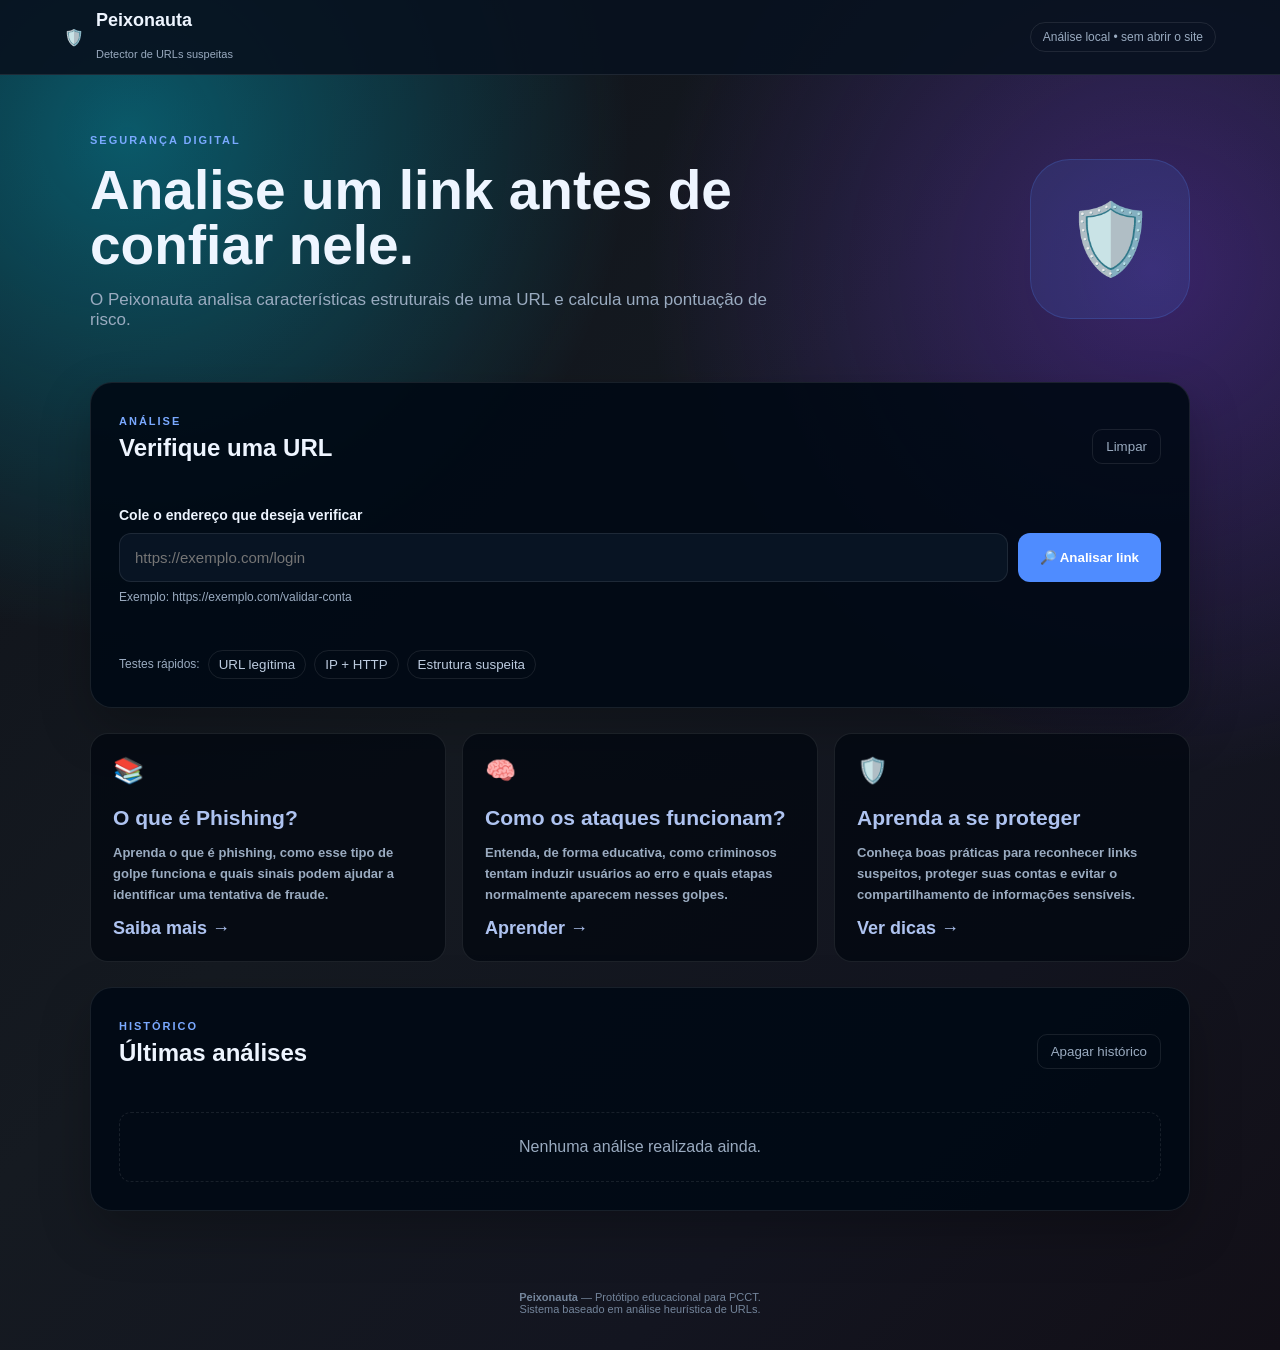
<file: index.html>
<!DOCTYPE html>
<html lang="pt-BR">
<head>
    <meta charset="UTF-8">
    <meta name="viewport" content="width=device-width, initial-scale=1.0">

    <title>Peixonauta - Detector de Phishing</title>

    <link rel="stylesheet" href="./stales.css">
</head>

<body>

    <header class="topbar">

        <div class="logo">
            🛡️
            <div>
                <strong>Peixonauta</strong>
                <small>Detector de URLs suspeitas</small>
            </div>
        </div>

        <span class="status">
            Análise local • sem abrir o site
        </span>

    </header>


    <main class="container">

        <section class="hero">

            <div>

                <span class="eyebrow">
                    SEGURANÇA DIGITAL
                </span>

                <h1>
                    Analise um link antes de confiar nele.
                </h1>

                <p>
                    O Peixonauta analisa características estruturais
                    de uma URL e calcula uma pontuação de risco.
                </p>

            </div>

            <div class="shield">
                🛡️
            </div>

        </section>


        <!-- ÁREA DE ANÁLISE -->

        <section class="card">

            <div class="section-header">

                <div>
                    <span class="section-title">
                        ANÁLISE
                    </span>

                    <h2>
                        Verifique uma URL
                    </h2>
                </div>

                <button id="limpar" class="btn-secondary">
                    Limpar
                </button>

            </div>


            <form id="formulario">

                <label for="url">
                    Cole o endereço que deseja verificar
                </label>

                <div class="input-area">

                    <input
                        type="text"
                        id="url"
                        placeholder="https://exemplo.com/login"
                        autocomplete="off"
                    >

                    <button type="submit" class="btn-primary">
                        🔎 Analisar link
                    </button>

                </div>

                <p class="help">
                    Exemplo:
                    https://exemplo.com/validar-conta
                </p>

                <p id="erro" class="erro"></p>

            </form>


            <div class="testes">

                <span>Testes rápidos:</span>

                <button
                    class="teste"
                    data-url="https://www.google.com"
                >
                    URL legítima
                </button>

                <button
                    class="teste"
                    data-url="http://192.168.0.10/login/password"
                >
                    IP + HTTP
                </button>

                <button
                    class="teste"
                    data-url="http://login-conta-segura.exemplo.com/verify/account?password=true"
                >
                    Estrutura suspeita
                </button>

            </div>

        </section>


<section id="resultado" class="resultado escondido">

    <!-- CABEÇALHO DO RESULTADO -->

    <div id="resultadoTopo" class="resultado-topo">

        <div id="iconeRisco" class="icone-risco">
            🛡️
        </div>

        <div class="resultado-texto">

            <span id="nivel" class="nivel">
                RISCO BAIXO
            </span>

            <h2 id="tituloRisco">
                URL aparentemente segura
            </h2>

            <p id="resumo">
                A análise foi concluída.
            </p>

        </div>

        <div class="score">

            <strong id="pontuacao">
                0
            </strong>

            <span>
                /100
            </span>

        </div>

    </div>


    <!-- BARRA DE RISCO -->

    <div class="barra-risco">

        <div class="barra-labels">

            <span>
                BAIXO
            </span>

            <span>
                MÉDIO
            </span>

            <span>
                ALTO
            </span>

        </div>

        <div class="barra">

            <div id="barraProgresso"></div>

        </div>

    </div>


    <!-- MENSAGEM PRINCIPAL -->

    <div id="mensagemSeguranca" class="mensagem-seguranca">

        <div class="mensagem-icone">
            🛡️
        </div>

        <div>

            <strong>
                Resultado da análise
            </strong>

            <p id="mensagemResultado">

                A análise estrutural da URL foi concluída.

            </p>

        </div>

    </div>


    <!-- GRID -->

    <div class="grid-resultados">


        <!-- INDICADORES -->

        <div class="painel">

            <div class="painel-titulo">

                <span>
                    🔍
                </span>

                <div>

                    <h3>
                        Indicadores encontrados
                    </h3>

                    <p>
                        Ameaças encontradas na análise
                    </p>
                </div>

            </div>

            <div id="indicadores"></div>

        </div>


        <!-- RECOMENDAÇÃO -->

        <div class="painel">

            <div class="painel-titulo">

                <span>
                    💡
                </span>

                <div>

                    <h3>
                        Recomendação
                    </h3>

                    <p>
                        O que fazer depois da análise
                    </p>

                </div>

            </div>

            <p id="recomendacao"></p>

            <div class="aviso">

                <strong>Importante:</strong>

                o resultado é uma análise heurística.
                Nenhum indicador isolado comprova que
                uma URL é phishing.

            </div>

        </div>

    </div>


    <!-- CARACTERÍSTICAS -->

    <div class="painel caracteristicas">

        <div class="painel-titulo">

            <span>
                🧩
            </span>

            <div>

                <h3>
                    Características da URL
                </h3>

                <p>
                    Informações extraídas durante a análise
                </p>

            </div>

        </div>

        <div id="detalhes" class="detalhes"></div>

    </div>


</section>


        <!-- INFORMAÇÕES -->
    <section class="info-grid">

      <a href="aprenda.html" class="info-card link-card">

        <div class="info-icon">
            📚
        </div>

        <h3>
            O que é Phishing?
        </h3>

        <p>
            Aprenda o que é phishing, como esse tipo de
            golpe funciona e quais sinais podem ajudar
            a identificar uma tentativa de fraude.
        </p>

        <span class="saiba-mais">
            Saiba mais →
        </span>

    </a>


    <a href="aprenda.html#como-funciona"
       class="info-card link-card">

        <div class="info-icon">
            🧠
        </div>

        <h3>
            Como os ataques funcionam?
        </h3>

        <p>
            Entenda, de forma educativa, como criminosos
            tentam induzir usuários ao erro e quais etapas
            normalmente aparecem nesses golpes.
        </p>

        <span class="saiba-mais">
            Aprender →
        </span>

    </a>


    <a href="aprenda.html#prevencao"
       class="info-card link-card">

        <div class="info-icon">
            🛡️
        </div>

        <h3>
            Aprenda a se proteger
        </h3>

        <p>
            Conheça boas práticas para reconhecer links
            suspeitos, proteger suas contas e evitar o
            compartilhamento de informações sensíveis.
        </p>

        <span class="saiba-mais">
            Ver dicas →
        </span>

    </a>

</section>
        <!-- HISTÓRICO -->

        <section class="card historico">

            <div class="section-header">

                <div>

                    <span class="section-title">
                        HISTÓRICO
                    </span>

                    <h2>
                        Últimas análises
                    </h2>

                </div>

                <button
                    id="limparHistorico"
                    class="btn-secondary"
                >
                    Apagar histórico
                </button>

            </div>


            <div id="historicoLista">

                <div class="vazio">
                    Nenhuma análise realizada ainda.
                </div>

            </div>

        </section>

    </main>


    <footer>

        <strong>Peixonauta</strong>
        — Protótipo educacional para PCCT.

        <br>

        Sistema baseado em análise heurística de URLs.

    </footer>


    <script src="script.js"></script>

</body>
</html>
</file>
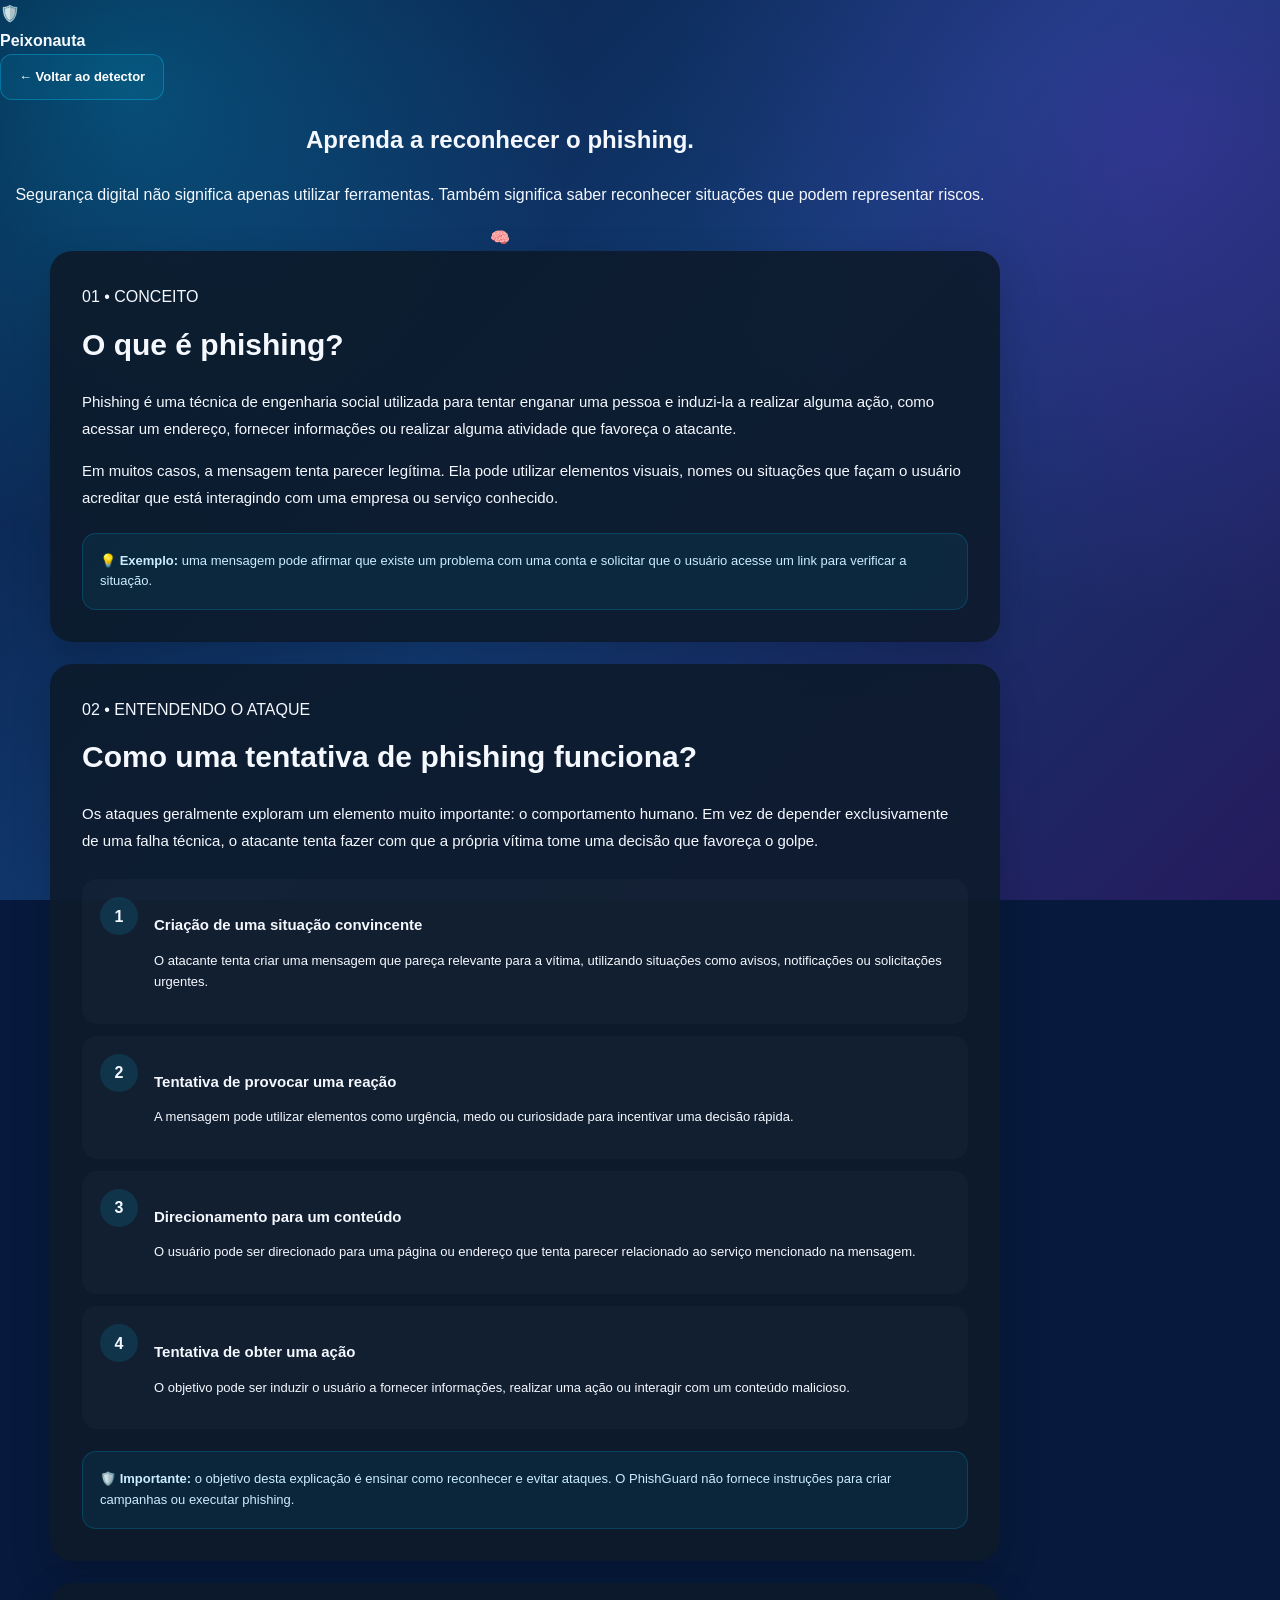
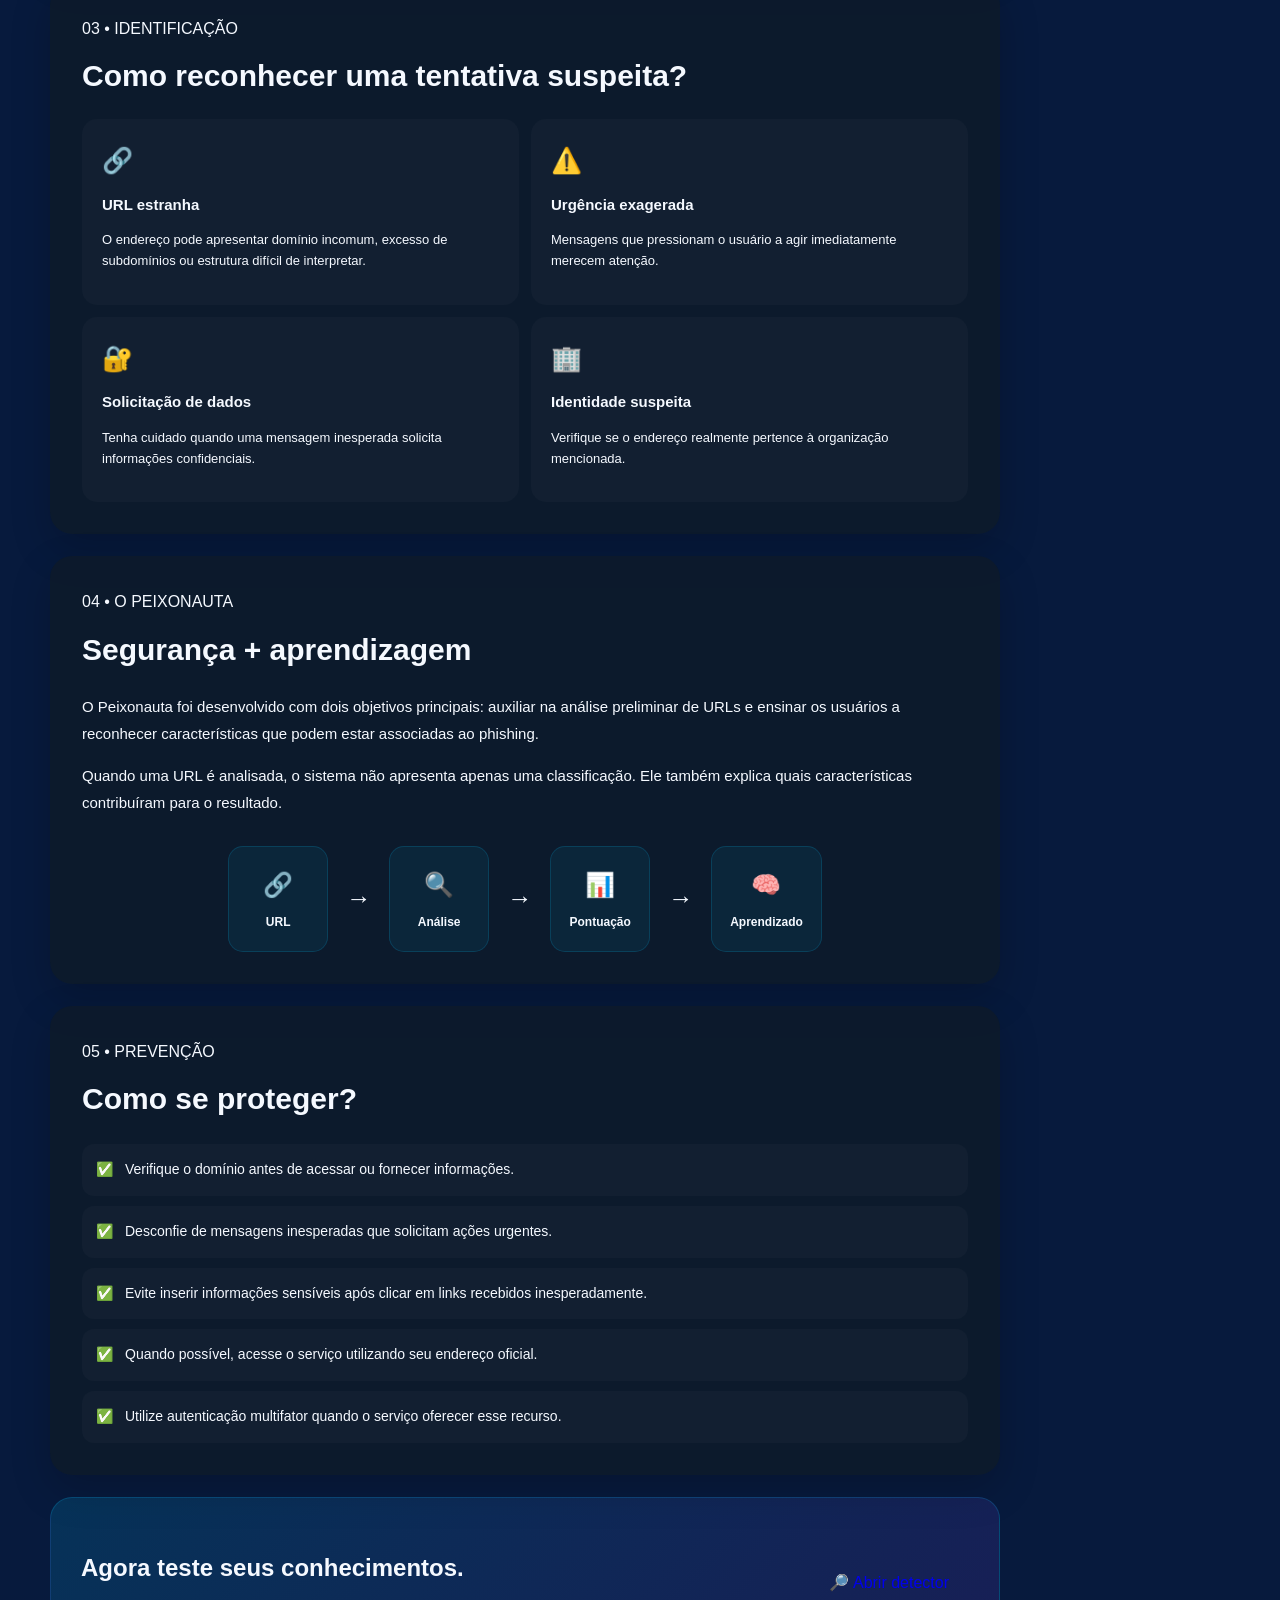
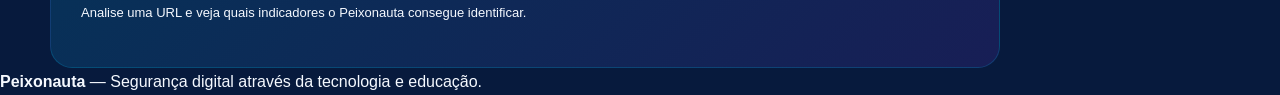
<file: aprenda.html>
<!DOCTYPE html>
<html lang="pt-BR">

<head>

    <meta charset="UTF-8">

    <meta
        name="viewport"
        content="width=device-width, initial-scale=1.0"
    >

    <title>Aprenda sobre Phishing - Peixonauta</title>

    <link rel="stylesheet" href="./aprenda.css">

</head>


<body class="aprenda-body">


<header class="topbar">

    <a href="index.html" class="logo">

        <span>🛡️</span>

        <div>

            <strong>
                Peixonauta
            </strong>
        </div>

    </a>


    <a
      href="index.html"
      class="back-button"
    >
      ← Voltar ao detector
    </a>

</header>


<main class="container aprendizagem">


    <!-- INTRODUÇÃO -->

    <section class="hero">

        <div>

            <h1>
                Aprenda a reconhecer o phishing.
            </h1>

            <p>
                Segurança digital não significa apenas
                utilizar ferramentas. Também significa
                saber reconhecer situações que podem
                representar riscos.
            </p>

        </div>


        <div class="shield">
            🧠
        </div>

    </section>



    <!-- O QUE É PHISHING -->

    <section class="conteudo-card Peixonauta-intro">

        <span class="section-title">
            01 • CONCEITO
        </span>

        <h2>
            O que é phishing?
        </h2>


        <p>

            Phishing é uma técnica de engenharia social
            utilizada para tentar enganar uma pessoa e
            induzi-la a realizar alguma ação, como acessar
            um endereço, fornecer informações ou realizar
            alguma atividade que favoreça o atacante.

        </p>


        <p>

            Em muitos casos, a mensagem tenta parecer
            legítima. Ela pode utilizar elementos visuais,
            nomes ou situações que façam o usuário acreditar
            que está interagindo com uma empresa ou serviço
            conhecido.

        </p>


        <div class="destaque">

            💡 <strong>Exemplo:</strong>

            uma mensagem pode afirmar que existe um
            problema com uma conta e solicitar que o
            usuário acesse um link para verificar a situação.

        </div>

    </section>



    <!-- COMO FUNCIONA -->

    <section
        id="como-funciona"
        class="conteudo-card"
    >

        <span class="section-title">
            02 • ENTENDENDO O ATAQUE
        </span>

        <h2>
            Como uma tentativa de phishing funciona?
        </h2>


        <p>

            Os ataques geralmente exploram um elemento
            muito importante: o comportamento humano.

            Em vez de depender exclusivamente de uma
            falha técnica, o atacante tenta fazer com que
            a própria vítima tome uma decisão que favoreça
            o golpe.

        </p>


        <div class="etapas">


            <div class="etapa">

                <div class="numero">
                    1
                </div>

                <div>

                    <h3>
                        Criação de uma situação convincente
                    </h3>

                    <p>

                        O atacante tenta criar uma mensagem
                        que pareça relevante para a vítima,
                        utilizando situações como avisos,
                        notificações ou solicitações urgentes.

                    </p>

                </div>

            </div>



            <div class="etapa">

                <div class="numero">
                    2
                </div>

                <div>

                    <h3>
                        Tentativa de provocar uma reação
                    </h3>

                    <p>

                        A mensagem pode utilizar elementos
                        como urgência, medo ou curiosidade
                        para incentivar uma decisão rápida.

                    </p>

                </div>

            </div>



            <div class="etapa">

                <div class="numero">
                    3
                </div>

                <div>

                    <h3>
                        Direcionamento para um conteúdo
                    </h3>

                    <p>

                        O usuário pode ser direcionado para
                        uma página ou endereço que tenta
                        parecer relacionado ao serviço
                        mencionado na mensagem.

                    </p>

                </div>

            </div>



            <div class="etapa">

                <div class="numero">
                    4
                </div>

                <div>

                    <h3>
                        Tentativa de obter uma ação
                    </h3>

                    <p>

                        O objetivo pode ser induzir o usuário
                        a fornecer informações, realizar uma
                        ação ou interagir com um conteúdo
                        malicioso.

                    </p>

                </div>

            </div>


        </div>


        <div class="destaque">

            🛡️ <strong>Importante:</strong>

            o objetivo desta explicação é ensinar como
            reconhecer e evitar ataques. O PhishGuard não
            fornece instruções para criar campanhas ou
            executar phishing.

        </div>

    </section>



    <!-- SINAIS -->

    <section class="conteudo-card">

        <span class="section-title">
            03 • IDENTIFICAÇÃO
        </span>

        <h2>
            Como reconhecer uma tentativa suspeita?
        </h2>


        <div class="sinais-grid">


            <div class="sinal">

                <span>🔗</span>

                <h3>
                    URL estranha
                </h3>

                <p>
                    O endereço pode apresentar domínio
                    incomum, excesso de subdomínios ou
                    estrutura difícil de interpretar.
                </p>

            </div>


            <div class="sinal">

                <span>⚠️</span>

                <h3>
                    Urgência exagerada
                </h3>

                <p>
                    Mensagens que pressionam o usuário
                    a agir imediatamente merecem atenção.
                </p>

            </div>


            <div class="sinal">

                <span>🔐</span>

                <h3>
                    Solicitação de dados
                </h3>

                <p>
                    Tenha cuidado quando uma mensagem
                    inesperada solicita informações
                    confidenciais.
                </p>

            </div>


            <div class="sinal">

                <span>🏢</span>

                <h3>
                    Identidade suspeita
                </h3>

                <p>
                    Verifique se o endereço realmente
                    pertence à organização mencionada.
                </p>

            </div>


        </div>

    </section>



    <!-- PHISHGUARD -->

    <section class="conteudo-card">

        <span class="section-title">
            04 • O PEIXONAUTA
        </span>

        <h2>
            Segurança + aprendizagem
        </h2>


        <p>

            O Peixonauta foi desenvolvido com dois
            objetivos principais: auxiliar na análise
            preliminar de URLs e ensinar os usuários a
            reconhecer características que podem estar
            associadas ao phishing.

        </p>


        <p>

            Quando uma URL é analisada, o sistema não
            apresenta apenas uma classificação.
            Ele também explica quais características
            contribuíram para o resultado.

        </p>


        <div class="fluxo">

            <div>
                🔗
                <strong>URL</strong>
            </div>

            <span>→</span>

            <div>
                🔍
                <strong>Análise</strong>
            </div>

            <span>→</span>

            <div>
                📊
                <strong>Pontuação</strong>
            </div>

            <span>→</span>

            <div>
                🧠
                <strong>Aprendizado</strong>
            </div>

        </div>

    </section>



    <!-- PREVENÇÃO -->

    <section
        id="prevencao"
        class="conteudo-card"
    >

        <span class="section-title">
            05 • PREVENÇÃO
        </span>

        <h2>
            Como se proteger?
        </h2>


        <div class="check-list">

            <div>
                ✅
                <span>
                    Verifique o domínio antes de acessar
                    ou fornecer informações.
                </span>
            </div>

            <div>
                ✅
                <span>
                    Desconfie de mensagens inesperadas
                    que solicitam ações urgentes.
                </span>
            </div>

            <div>
                ✅
                <span>
                    Evite inserir informações sensíveis
                    após clicar em links recebidos
                    inesperadamente.
                </span>
            </div>

            <div>
                ✅
                <span>
                    Quando possível, acesse o serviço
                    utilizando seu endereço oficial.
                </span>
            </div>

            <div>
                ✅
                <span>
                    Utilize autenticação multifator quando
                    o serviço oferecer esse recurso.
                </span>
            </div>

        </div>

    </section>



    <!-- VOLTAR AO DETECTOR -->

    <section class="cta">

        <div>

            <h2>
                Agora teste seus conhecimentos.
            </h2>

            <p>
                Analise uma URL e veja quais indicadores
                o Peixonauta consegue identificar.
            </p>

        </div>


        <a
            href="index.html"
            class="btn-primary cta-button"
        >
            🔎 Abrir detector
        </a>

    </section>


</main>


<footer>

    <strong>Peixonauta</strong>
    — Segurança digital através da tecnologia e educação.

</footer>


</body>

</html>
</file>
<file: stales.css>
html {
    margin: 0;
    padding: 0;
    width: 100%;
    max-width: 100%;
    background: #071a3d;
    box-sizing: border-box;
    overflow-x: hidden;
}

body {
    margin: 0;
    padding: 0;
    width: 100%;
    max-width: 100%;
    overflow-x: hidden;
    box-sizing: border-box;
}

*,
*::before,
*::after {
    box-sizing: border-box;
}

:root {

    --fundo: #07111f;

    --card: #0d1a2b;

    --card2: #101f33;

    --texto: #eef5ff;

    --cinza: #9aabc0;

    --azul: #4f8cff;

    --verde: #35c88a;

    --amarelo: #f2bb55;

    --vermelho: #ff6b7a;

    --borda: rgba(255,255,255,0.09);

}


body {
    min-height: 100vh;

    background:
        radial-gradient(
            circle at 10% 10%,
            rgba(0, 220, 255, 0.35),
            transparent 30%
        ),
        radial-gradient(
            circle at 90% 20%,
            rgba(124, 58, 237, 0.35),
            transparent 32%
        ),
        linear-gradient(
            135deg,
            #0e1118 0%,
            #151a21 45%,
            #131520 75%,
            #120f17 100%
        );

    color: var(--texto);

    font-family:
        Arial,
        Helvetica,
        sans-serif;
}
/* HEADER */

.topbar {

    height: 75px;

    padding: 0 5%;

    display: flex;

    align-items: center;

    justify-content: space-between;

    border-bottom: 1px solid var(--borda);

    background: rgba(7,17,31,0.9);

}


.logo {

    display: flex;

    align-items: center;

    gap: 12px;

}


.logo > :first-child {

    font-size: 30px;

}


.logo strong {

    display: block;

    font-size: 18px;

}


.logo small {

    color: var(--cinza);

    font-size: 11px;

}


.status {

    color: var(--cinza);

    border: 1px solid var(--borda);

    padding: 7px 12px;

    border-radius: 20px;

    font-size: 12px;

}


/* CONTAINER */

.container {

    width: 92%;

    max-width: 1100px;

    margin: auto;

    padding: 55px 0 80px;

}


/* HERO */

.hero {

    display: flex;

    justify-content: space-between;

    align-items: center;

    margin-bottom: 35px;

}


.eyebrow {

    color: #7aa9ff;

    font-size: 11px;

    font-weight: bold;

    letter-spacing: 2px;

}


.hero h1 {

    font-size: 55px;

    line-height: 1;

    max-width: 700px;

    margin: 15px 0;

}


.hero p {

    color: var(--cinza);

    max-width: 700px;

    font-size: 17px;

}


.shield {

    width: 160px;

    height: 160px;

    border-radius: 40px;

    display: flex;

    justify-content: center;

    align-items: center;

    font-size: 70px;

    background: rgba(79,140,255,0.12);

    border: 1px solid rgba(79,140,255,0.2);

}


/* CARDS */

.card {

    background: rgba(0, 9, 21, 0.9);

    border: 1px solid var(--borda);

    border-radius: 22px;

    padding: 28px;

    box-shadow: 0 20px 50px rgba(0,0,0,0.25);

}


.section-header {

    display: flex;

    justify-content: space-between;

    align-items: center;

    margin-bottom: 25px;

}


.section-title {

    color: #7aa9ff;

    font-size: 11px;

    letter-spacing: 2px;

    font-weight: bold;

}


.section-header h2 {

    margin-top: 5px;

}


label {

    display: block;

    margin-bottom: 10px;

    font-size: 14px;

    font-weight: bold;

}


/* INPUT */

.input-area {

    display: flex;

    gap: 10px;

}


input {

    flex: 1;

    background: #081423;

    color: white;

    border: 1px solid var(--borda);

    border-radius: 12px;

    padding: 15px;

    outline: none;

    font-size: 15px;

}


input:focus {

    border-color: var(--azul);

    box-shadow: 0 0 0 3px rgba(79,140,255,0.1);

}


/* BOTÕES */

button {

    cursor: pointer;

}


.btn-primary {

    border: none;

    background: var(--azul);

    color: white;

    padding: 0 22px;

    border-radius: 12px;

    font-weight: bold;

}


.btn-primary:hover {

    filter: brightness(1.15);

}


.btn-secondary {

    background: transparent;

    color: var(--cinza);

    border: 1px solid var(--borda);

    padding: 9px 13px;

    border-radius: 10px;

}


.btn-secondary:hover {

    background: rgba(255,255,255,0.05);

    color: white;

}


.help {

    color: var(--cinza);

    font-size: 12px;

    margin-top: 8px;

}


.erro {

    color: var(--vermelho);

    min-height: 20px;

    font-size: 13px;

}


/* TESTES */

.testes {

    display: flex;

    flex-wrap: wrap;

    gap: 8px;

    align-items: center;

    margin-top: 5px;

    color: var(--cinza);

    font-size: 12px;

}


.teste {

    background: transparent;

    border: 1px solid var(--borda);

    color: #bdcce0;

    border-radius: 20px;

    padding: 6px 10px;

}


/* RESULTADO */

.resultado {

    margin-top: 25px;

    background: rgba(0, 9, 21, 0.9);

    border: 1px solid var(--borda);

    border-radius: 22px;

    overflow: hidden;

}


.resultado-header {

    padding: 28px;

    display: grid;

    grid-template-columns: auto 1fr auto;

    gap: 18px;

    align-items: center;

}


.icone-risco {

    width: 60px;

    height: 60px;

    border-radius: 17px;

    display: flex;

    justify-content: center;

    align-items: center;

    font-size: 27px;

}


.nivel {

    font-size: 11px;

    font-weight: bold;

    letter-spacing: 2px;

}


.resultado-header h2 {

    margin: 3px 0;

}


.resultado-header p {

    color: var(--cinza);

    font-size: 13px;

}


.score {

    text-align: right;

}


.score strong {

    font-size: 45px;

}


.score span {

    color: var(--cinza);

}


/* BARRA */

.barra {

    width: 100%;

    height: 8px;

    background: #081423;

}


#barraProgresso {

    height: 100%;

    width: 0%;

    transition: 0.6s;

}


/* GRID */

.grid-resultados {

    display: grid;

    grid-template-columns: 1.3fr 1fr;

    gap: 16px;

    padding: 22px 28px 0;

}


.painel {

    background: rgba(0, 10, 32, 0.025);

    border: 1px solid var(--borda);

    border-radius: 17px;

    padding: 20px;

}


.painel h3 {

    font-size: 15px;

    margin-bottom: 15px;

}


/* INDICADORES */

.indicador {

    display: flex;

    align-items: flex-start;

    gap: 10px;

    padding: 11px;

    border-radius: 11px;

    background: rgba(255,255,255,0.025);

    margin-bottom: 8px;

}


.indicador strong {

    display: block;

    font-size: 13px;

}


.indicador span {

    color: var(--cinza);

    font-size: 12px;

}


.pontos {

    margin-left: auto;

    color: var(--amarelo) !important;

    font-weight: bold;

    white-space: nowrap;

}


/* AVISO */

.aviso {

    margin-top: 20px;

    padding: 13px;

    border-radius: 12px;

    background: rgba(242,187,85,0.07);

    color: #c9c3af;

    font-size: 12px;

}


/* CARACTERÍSTICAS */

.caracteristicas {

    margin: 16px 28px 28px;

}


.detalhes {

    display: grid;

    grid-template-columns: repeat(4,1fr);

    gap: 10px;

}


.detalhe {

    background: #0a1727;

    padding: 12px;

    border-radius: 10px;

}


.detalhe span {

    display: block;

    color: var(--cinza);

    font-size: 11px;

}


.detalhe strong {

    font-size: 13px;

}


/* INFO */

.info-grid {

    display: grid;

    grid-template-columns: repeat(3,1fr);

    gap: 16px;

    margin: 25px 0;

}


.info-card {

    padding: 22px;

    background: rgba(0, 7, 15, 0.7);

    border: 1px solid var(--borda);

    border-radius: 18px;

}



.info-icon {

    font-size: 25px;

    margin-bottom: 12px;

}



.info-card h3 {
    
    margin-bottom: 7px;

}


.info-card p {

    color: var(--cinza);

    font-size: 13px;

    line-height: 1.6;

}


/* HISTÓRICO */

.historico {

    margin-top: 25px;

}


.historico-item {

    display: grid;

    grid-template-columns: auto 1fr auto;

    gap: 12px;

    align-items: center;

    padding: 13px;

    border: 1px solid var(--borda);

    border-radius: 12px;

    margin-bottom: 8px;

}


.historico-url {

    overflow: hidden;

    text-overflow: ellipsis;

    white-space: nowrap;

    font-size: 13px;

}


.historico-data {

    color: var(--cinza);

    font-size: 11px;

}


.vazio {

    text-align: center;

    color: var(--cinza);

    padding: 25px;

    border: 1px dashed var(--borda);

    border-radius: 12px;

}


/* FOOTER */

footer {

    text-align: center;

    color: #74859b;

    font-size: 11px;

    padding-bottom: 35px;

}


/* ESCONDER */

.escondido {

    display: none;

}


/* RESPONSIVIDADE */

@media(max-width: 800px) {

    .status {

        display: none;

    }


    .hero h1 {

        font-size: 40px;

    }


    .shield {

        display: none;

    }


    .input-area {

        flex-direction: column;

    }


    .btn-primary {

        height: 50px;

    }


    .grid-resultados {

        grid-template-columns: 1fr;

    }


    .info-grid {

        grid-template-columns: 1fr;

    }


    .detalhes {

        grid-template-columns: repeat(2,1fr);

    }

}


@media(max-width: 500px) {

    .container {

        padding-top: 30px;

    }


    .card {

        padding: 20px;

    }


    .resultado-header {

        grid-template-columns: auto 1fr;

    }


    .score {

        grid-column: 2;

        text-align: left;

    }


    .grid-resultados {

        padding: 18px 20px 0;

    }


    .caracteristicas {

        margin: 15px 20px 20px;

    }

}

/* =========================================
   RESULTADO DINÂMICO
========================================= */

.resultado {

    margin-top: 25px;

    background:
        rgba(0, 9, 24, 0.94);

    border: 1px solid var(--borda);

    border-radius: 24px;

    overflow: hidden;

    animation:
        aparecerResultado 0.45s ease;

}


@keyframes aparecerResultado {

    from {

        opacity: 0;

        transform:
            translateY(15px);

    }

    to {

        opacity: 1;

        transform:
            translateY(0);

    }

}


/* TOPO */

.resultado-topo {

    padding: 30px;

    display: grid;

    grid-template-columns:
        auto 1fr auto;

    gap: 20px;

    align-items: center;

}


.icone-risco {

    width: 72px;

    height: 72px;

    border-radius: 20px;

    display: flex;

    align-items: center;

    justify-content: center;

    font-size: 35px;

    transition:
        0.4s ease;

}


.resultado-texto {

    min-width: 0;

}


.nivel {

    font-size: 12px;

    font-weight: 800;

    letter-spacing: 2px;

}


.resultado-texto h2 {

    font-size: 28px;

    margin: 4px 0;

}


.resultado-texto p {

    color: #c8d9ed;

    font-size: 15px;

}


/* SCORE */

.score {

    text-align: center;

    min-width: 110px;

}


.score strong {

    display: inline-block;

    font-size: 52px;

    line-height: 1;

}


.score span {

    color: #a9bfd8;

    font-size: 15px;

}


/* BARRA */

.barra-risco {

    padding: 0 30px 25px;

}


.barra-labels {

    display: flex;

    justify-content: space-between;

    color: #8fa8c5;

    font-size: 10px;

    font-weight: bold;

    letter-spacing: 1px;

    margin-bottom: 7px;

}


.barra {

    width: 100%;

    height: 11px;

    border-radius: 20px;

    background: rgba(255,255,255,0.08);

    overflow: hidden;

}


#barraProgresso {

    height: 100%;

    width: 0%;

    border-radius: 20px;

    transition:
        width 1s ease;

}


/* MENSAGEM */

.mensagem-seguranca {

    margin: 0 30px 22px;

    padding: 18px;

    display: flex;

    gap: 14px;

    align-items: flex-start;

    border-radius: 15px;

    background:
        rgba(255,255,255,0.035);

    border: 1px solid var(--borda);

}


.mensagem-icone {

    font-size: 24px;

}


.mensagem-seguranca strong {

    font-size: 15px;

}


.mensagem-seguranca p {

    color: #c6d8ec;

    font-size: 14px;

    margin-top: 3px;

    line-height: 1.6;

}


/* PAINEL */

.painel-titulo {

    display: flex;

    align-items: flex-start;

    gap: 12px;

    margin-bottom: 17px;

}


.painel-titulo > span {

    font-size: 22px;

}


.painel-titulo h3 {

    margin: 0;

}


.painel-titulo p {

    color: #91a9c4;

    font-size: 12px;

    margin-top: 2px;

}


/* INDICADOR */

.indicador {

    display: flex;

    align-items: flex-start;

    gap: 10px;

    padding: 12px;

    border-radius: 11px;

    background:
        rgba(255,255,255,0.025);

    margin-bottom: 8px;

    transition:
        transform 0.2s ease,
        background 0.2s ease;

}


.indicador:hover {

    transform:
        translateX(3px);

    background:
        rgba(255,255,255,0.05);

}


.indicador strong {

    display: block;

    font-size: 14px;

}


.indicador span {

    color: #aec3db;

    font-size: 12px;

}


.pontos {

    margin-left: auto;

    color: #ffd166 !important;

    font-weight: bold;

    white-space: nowrap;

}


/* CORES DOS ESTADOS */

.resultado.seguro {

    border-color:
        rgba(69, 230, 164, 0.35);

}


.resultado.atencao {

    border-color:
        rgba(255, 209, 102, 0.35);

}


.resultado.perigoso {

    border-color:
        rgba(255, 102, 128, 0.4);

}


/* RESPONSIVO */

@media(max-width: 700px) {

    .resultado-topo {

        grid-template-columns:
            auto 1fr;

        padding: 22px;

    }


    .score {

        grid-column: 2;

        text-align: left;

    }


    .resultado-texto h2 {

        font-size: 22px;

    }


    .barra-risco {

        padding:
            0 22px 22px;

    }


    .mensagem-seguranca {

        margin:
            0 22px 18px;

    }

}


.info-card {
    color: #aec3f0;
    text-decoration: none;
    font-size: 18px;
    font-weight: bold;
}

/* Quando o mouse passa por cima */
.link-aprenda:hover {
    color: #00ff66;
}

/* Link já visitado */
.link-aprenda:visited {
    color: #064df2;
}

/* Quando o link é clicado */
.link-aprenda:active {
    color: #00ff66;
}
</file>
<file: aprenda.css>
html:has(body.aprenda-body) {
    margin: 0;
    padding: 0;
    background: #071a3d;
    overflow-x: hidden;
    overscroll-behavior-y: none;
}

body.aprenda-body {
    margin: 0;
    padding: 0;
    min-height: 100vh;
    width: 100%;
    max-width: 100%;
    overflow-x: hidden;
}
*,
*::before,
*::after {
    box-sizing: border-box;
}

body.aprenda-body {

    margin: 0;

    min-height: 100vh;

    background:
        radial-gradient(
            circle at 10% 10%,
            rgba(0, 212, 255, 0.25),
            transparent 32%
        ),

        radial-gradient(
            circle at 90% 15%,
            rgba(124, 58, 237, 0.25),
            transparent 35%
        ),

        linear-gradient(
            135deg,
            #071a3d 0%,
            #123b73 50%,
            #251b5c 100%
        );

    background-attachment: fixed;

    color: #f5f9ff;

    font-family:
        "Segoe UI",
        Arial,
        sans-serif;

    font-size: 16px;

    line-height: 1.7;

}

/* =========================================
   HEADER — PÁGINA APRENDA
========================================= */

.aprenda-header {

    width: 100%;

    position: sticky;

    top: 0;

    z-index: 1000;

    background:
        rgba(7, 26, 61, 0.88);

    backdrop-filter:
        blur(14px);

    -webkit-backdrop-filter:
        blur(14px);

    border-bottom:
        1px solid rgba(255, 255, 255, 0.10);

    
}


.aprenda-header-container {
    width: 100%;
    max-width: 1200px;
    min-height: 72px;
    margin: 0 auto;
    padding: 0 25px;

    display: flex;
    align-items: center;
    justify-content: center;

    position: relative;
}

/* LOGO */

.logo-aprenda {
    color: #ffffff;
    text-decoration: none;
    font-size: 21px;
    font-weight: 800;

    position: absolute;
    left: 50%;
    transform: translateX(-50%);

    white-space: nowrap;
}


.logo-aprenda:first-letter {

    color: #00d4ff;

}


/* MENU */

.aprenda-nav {

    display: flex;

    align-items: center;

    gap: 28px;

}


.aprenda-nav a {

    color: #cfe1f5;

    text-decoration: none;

    font-size: 14px;

    font-weight: 600;

    transition:
        color 0.2s ease;

}


.aprenda-nav a:hover {

    color: #00d4ff;

}


/* BOTÃO VOLTAR */

.voltar-aprenda {
    position: absolute;
    right: 25px;

    display: inline-flex;
    align-items: center;
    gap: 8px;

    padding: 10px 18px;

    color: #eaf7ff;

    text-decoration: none;

    font-size: 14px;
    font-weight: 700;

    background: rgba(0, 212, 255, 0.08);

    border: 1px solid rgba(0, 212, 255, 0.35);

    border-radius: 12px;

    transition:
        background 0.25s ease,
        border-color 0.25s ease,
        transform 0.25s ease,
        box-shadow 0.25s ease;
}
.hero{
    text-align: center;
}


.voltar-aprenda:hover {

    color: #ffffff;

    background: rgba(0, 212, 255, 0.18);

    border-color: rgba(0, 212, 255, 0.7);

    transform: translateY(-2px);

    box-shadow:
        0 8px 25px rgba(0, 212, 255, 0.15);
}


.voltar-aprenda:active {

    transform: translateY(0);

}


/* CELULAR */

@media (max-width: 800px) {

    .aprenda-header-container {

        padding:
            12px 18px;

    }

    .aprenda-nav {

        display: none;

    }

}
.logo {
    text-decoration: none;
    color: var(--texto);
}


.link-card {
    text-decoration: none;
    color: var(--texto);
    display: block;
    transition: 0.25s ease;
}


.link-card:hover {

    transform: translateY(-5px);

    border-color: rgba(0,200,255,0.45);

    background: rgba(20,55,100,0.85);

}


.link-card p {
    color: var(--cinza);
}


.saiba-mais {

    display: inline-block;

    margin-top: 15px;

    color: var(--azul);

    font-weight: bold;

    font-size: 13px;

}


/* CONTEÚDO */

.aprendizagem {
    max-width: 1000px;
}


.conteudo-card {

    background: rgba(13,26,43,0.9);

    border: 1px solid var(--borda);

    border-radius: 22px;

    padding: 32px;

    margin-bottom: 22px;

    box-shadow:
        0 15px 40px rgba(0,0,0,0.18);

}


.conteudo-card h2 {

    font-size: 30px;

    margin: 8px 0 18px;

}


.conteudo-card > p {

    color: var(--cinza);

    line-height: 1.8;

    margin-bottom: 15px;

    font-size: 15px;

}


.destaque {

    margin-top: 22px;

    padding: 17px;

    border-radius: 14px;

    background:
        rgba(0,200,255,0.07);

    border:
        1px solid rgba(0,200,255,0.18);

    color: #ccecff;

    line-height: 1.6;

    font-size: 13px;

}


/* ETAPAS */

.etapas {

    display: grid;

    gap: 12px;

    margin-top: 25px;

}


.etapa {

    display: flex;

    gap: 16px;

    padding: 18px;

    border-radius: 15px;

    background: rgba(255,255,255,0.025);

    border: 1px solid var(--borda);

}


.numero {

    width: 38px;

    height: 38px;

    min-width: 38px;

    border-radius: 50%;

    display: flex;

    align-items: center;

    justify-content: center;

    background: rgba(0,200,255,0.12);

    color: var(--azul);

    font-weight: bold;

}


.etapa h3 {

    font-size: 15px;

    margin-bottom: 5px;

}


.etapa p {

    color: var(--cinza);

    font-size: 13px;

    line-height: 1.6;

}


/* SINAIS */

.sinais-grid {

    display: grid;

    grid-template-columns:
        repeat(2, 1fr);

    gap: 12px;

}


.sinal {

    padding: 20px;

    border-radius: 15px;

    background: rgba(255,255,255,0.025);

    border: 1px solid var(--borda);

}


.sinal > span {

    font-size: 25px;

}


.sinal h3 {

    margin: 10px 0 5px;

    font-size: 15px;

}


.sinal p {

    color: var(--cinza);

    font-size: 13px;

    line-height: 1.6;

}


/* FLUXO */

.fluxo {

    display: flex;

    align-items: center;

    justify-content: center;

    gap: 18px;

    margin-top: 30px;

    flex-wrap: wrap;

}


.fluxo div {

    display: flex;

    flex-direction: column;

    align-items: center;

    gap: 7px;

    min-width: 100px;

    padding: 18px;

    border-radius: 15px;

    background: rgba(0,200,255,0.07);

    border: 1px solid rgba(0,200,255,0.16);

    font-size: 24px;

}


.fluxo strong {

    font-size: 12px;

    color: var(--texto);

}


.fluxo > span {

    color: var(--azul);

    font-size: 25px;

}


/* CHECKLIST */

.check-list {

    display: grid;

    gap: 10px;

    margin-top: 20px;

}


.check-list div {

    display: flex;

    align-items: flex-start;

    gap: 12px;

    padding: 14px;

    border-radius: 12px;

    background: rgba(255,255,255,0.025);

    border: 1px solid var(--borda);

    color: var(--cinza);

    font-size: 14px;

}


.check-list div:first-letter {

    color: var(--verde);

}


/* CTA */

.cta {

    display: flex;

    justify-content: space-between;

    align-items: center;

    gap: 25px;

    padding: 30px;

    border-radius: 22px;

    background:
        linear-gradient(
            135deg,
            rgba(0,200,255,0.14),
            rgba(124,58,237,0.14)
        );

    border: 1px solid rgba(0,200,255,0.18);

}


.cta h2 {

    margin-bottom: 5px;

}


.cta p {

    color: var(--cinza);

    font-size: 13px;

}


.cta-button {

    text-decoration: none;

    display: inline-flex;

    align-items: center;

    justify-content: center;

    min-height: 48px;

    padding: 0 20px;

}


/* RESPONSIVO */

@media(max-width: 700px) {

    .sinais-grid {

        grid-template-columns: 1fr;

    }


    .fluxo {

        flex-direction: column;

    }


    .fluxo > span {

        transform: rotate(90deg);

    }


    .cta {

        flex-direction: column;

        align-items: flex-start;

    }

}

/* =========================================
   BOTÃO VOLTAR AO DETECTOR
========================================= */

.back-button {
    display: inline-flex;
    align-items: center;
    justify-content: center;
    gap: 8px;

    padding: 11px 18px;

    border-radius: 12px;

    border: 1px solid rgba(0, 200, 255, 0.35);

    background: rgba(0, 200, 255, 0.08);

    color: #ffffff;

    text-decoration: none;

    font-size: 13px;

    font-weight: 600;

    transition:
        background 0.25s ease,
        border-color 0.25s ease,
        transform 0.25s ease,
        box-shadow 0.25s ease;
}


.back-button:hover {

    background: rgba(0, 200, 255, 0.18);

    border-color: #00c8ff;

    transform: translateX(-3px);

    box-shadow:
        0 5px 20px rgba(0, 200, 255, 0.15);

}


.back-button:active {

    transform: translateX(-1px);

}


/* AFASTA O CARD INTEIRO "O QUE É PHISHING?" DA PAREDE ESQUERDA */
.phishing-intro {
    margin-left: 50px;
}

@media (max-width: 700px) {
    .phishing-intro {
        margin-left: 24px;
    }
}
.conteudo-card {
    margin-left: 50px;
}

@media (max-width: 700px) {
    .conteudo-card {
        margin-left: 24px;
    }
}
.cta {
    margin-left: 50px;
}

@media (max-width: 700px) {
    .cta {
        margin-left: 24px;
    }
}
.imagem-lateral {
    position: fixed;
    top: 0;
    right: 0;

    width: 50%;
    height: 100vh;

    object-fit: cover;
    z-index: -1;
}
</file>
